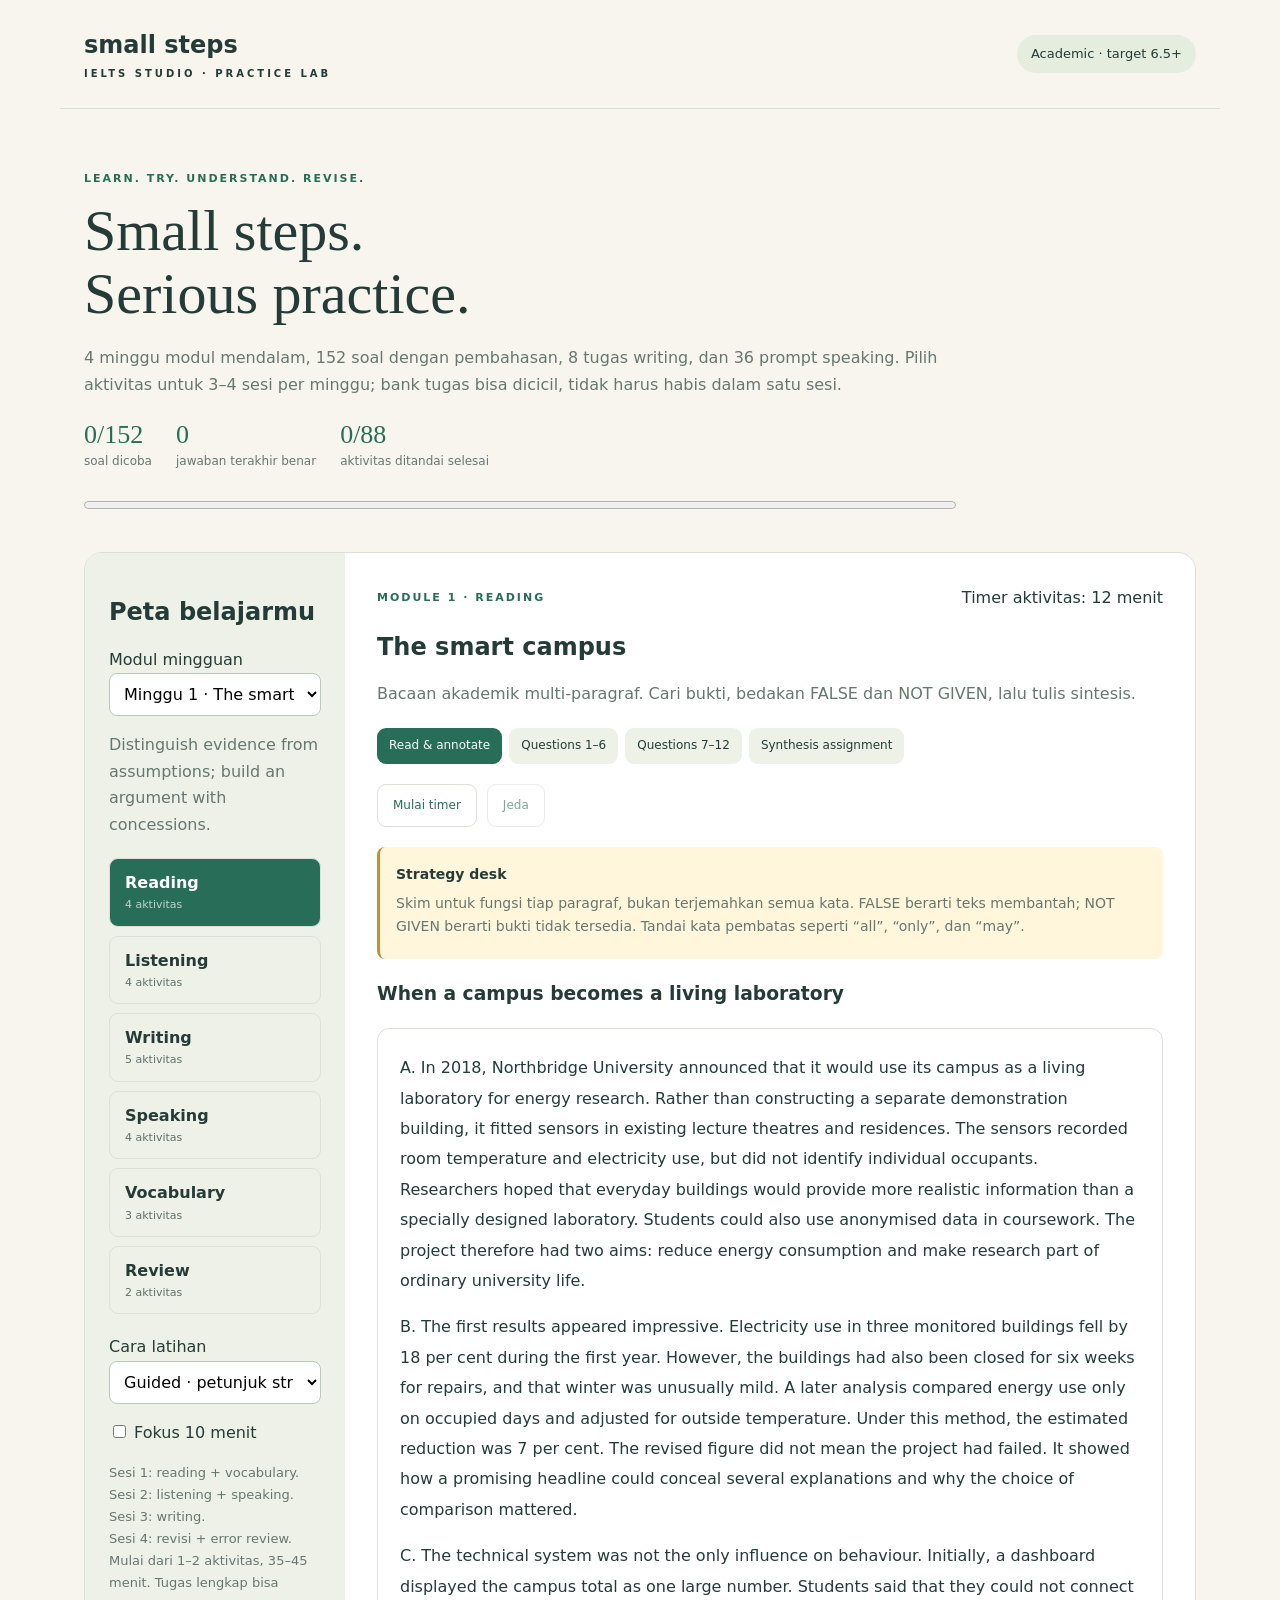
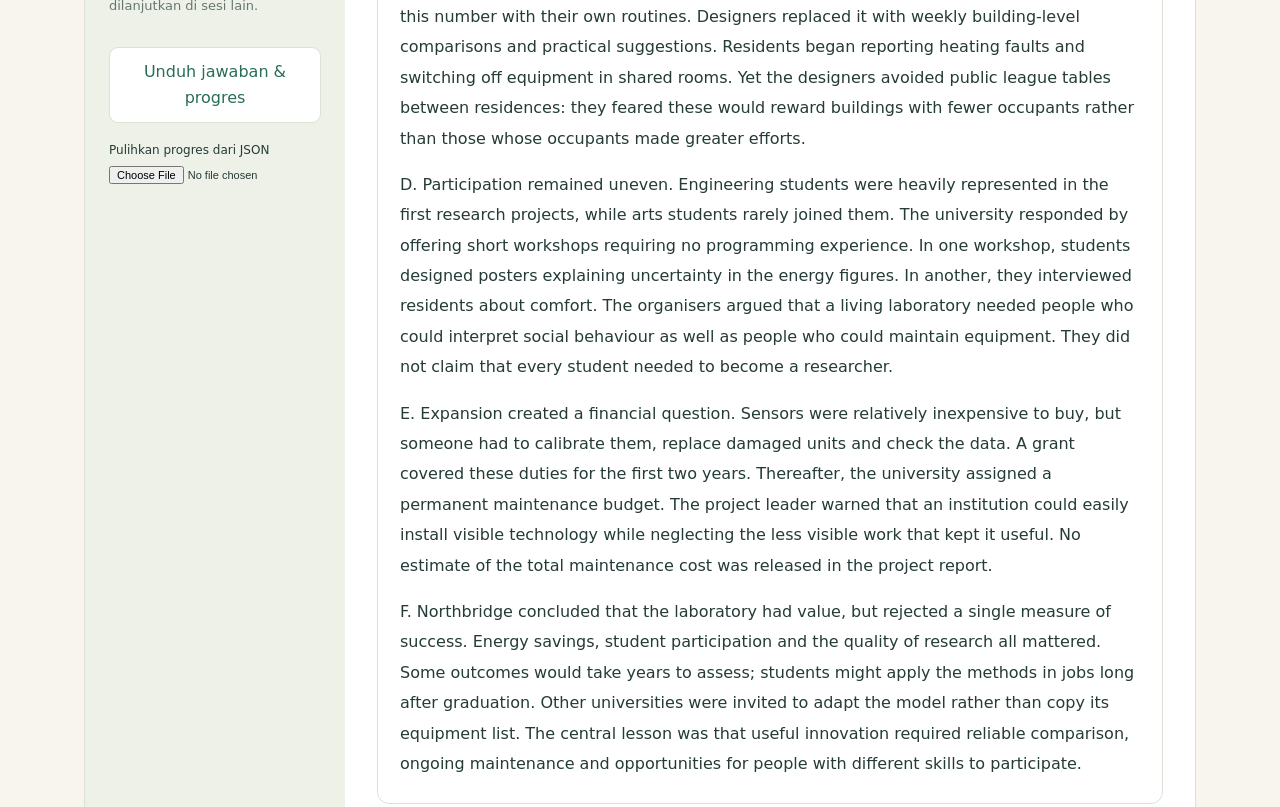
<file: index.html>
<!doctype html>
<html lang="id"><head><meta charset="utf-8"><meta name="viewport" content="width=device-width, initial-scale=1"><meta http-equiv="refresh" content="0; url=ielts-studio/"><title>Small Steps · IELTS Studio</title></head><body><p><a href="ielts-studio/">Buka Small Steps IELTS Studio</a></p></body></html>
</file>
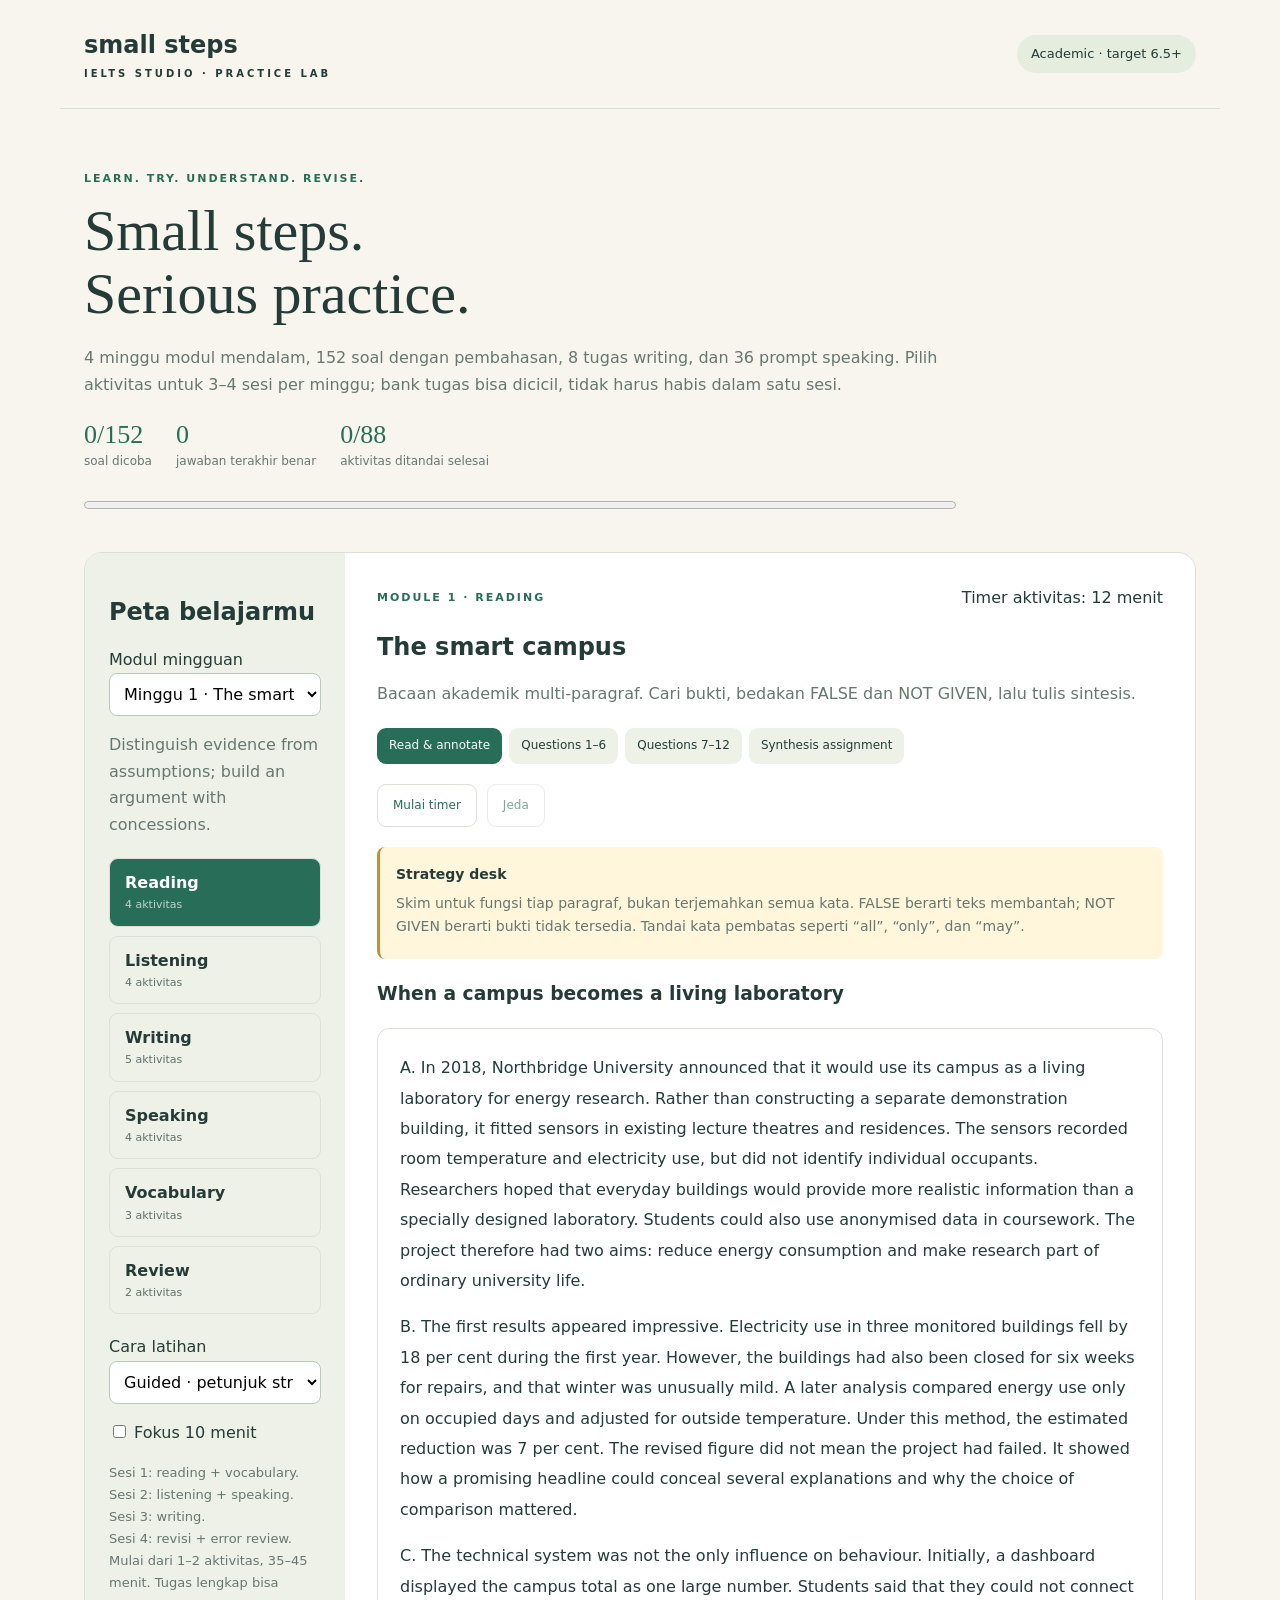
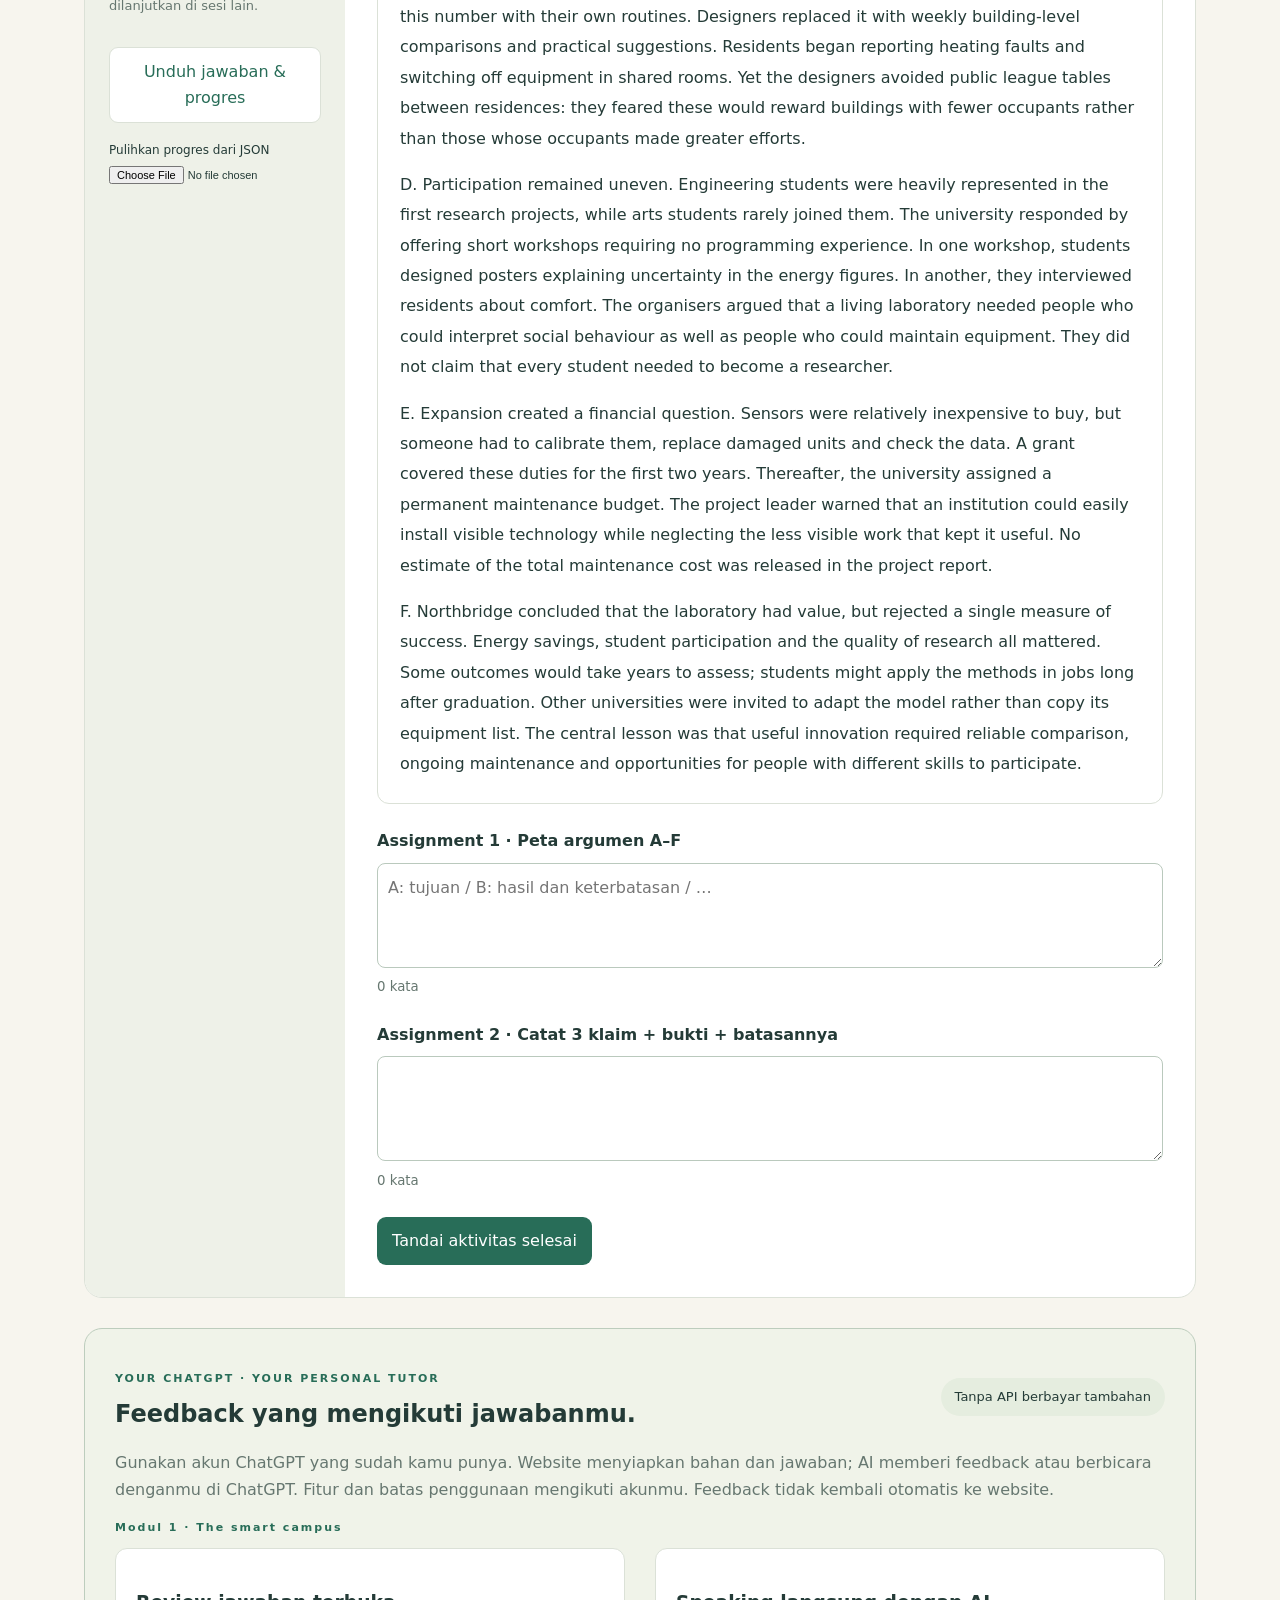
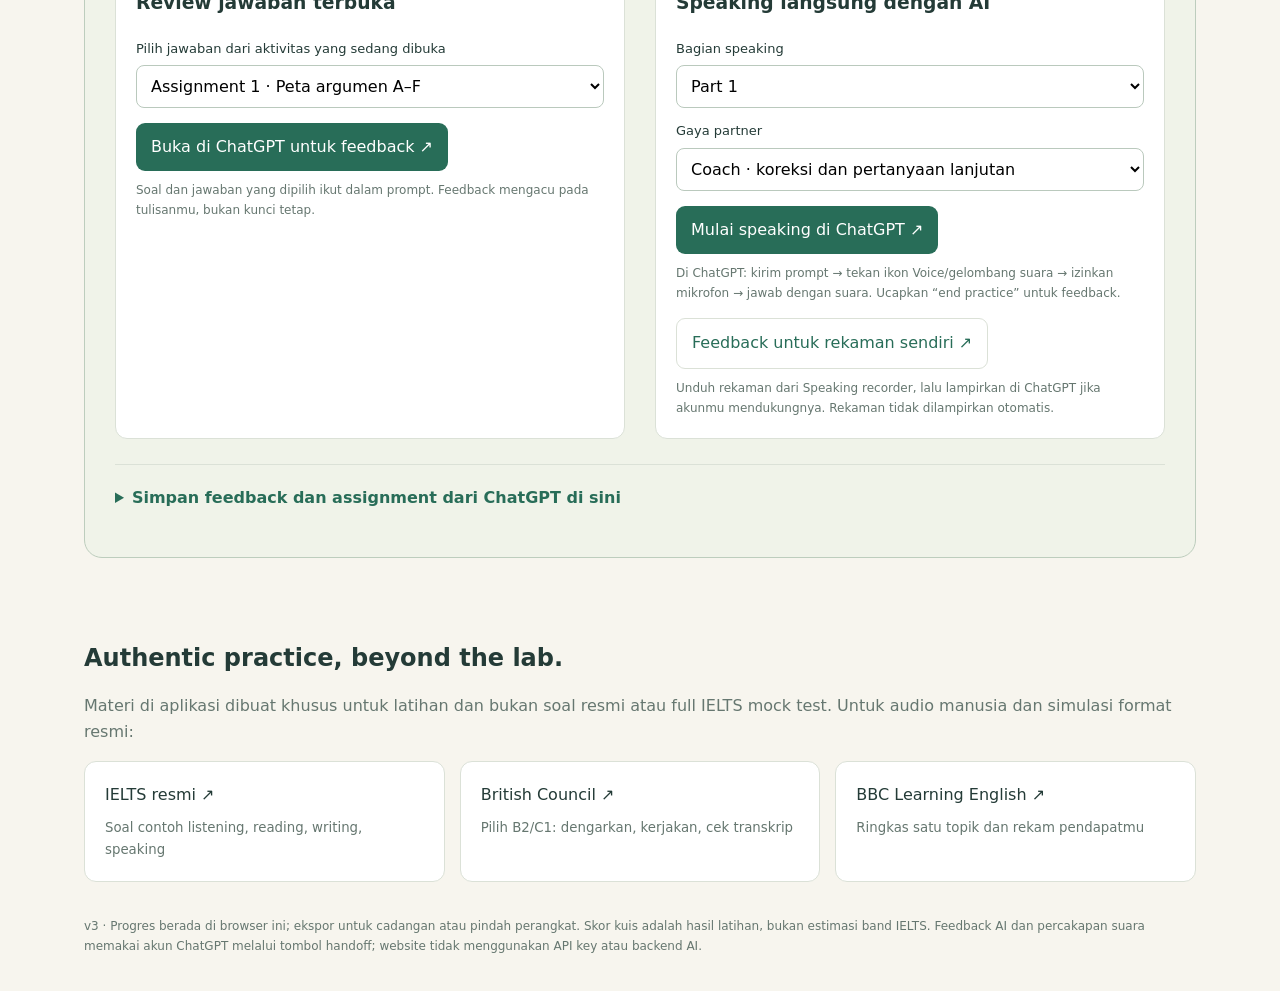
<file: ielts-studio/index.html>
<!doctype html>
<html lang="id"><head><meta charset="utf-8"><meta name="viewport" content="width=device-width,initial-scale=1"><meta name="theme-color" content="#286d58"><title>Small Steps · IELTS Studio</title><link rel="stylesheet" href="style.css?v=3"></head>
<body><header><a class="brand" href="#" id="home">small steps<span>IELTS STUDIO · PRACTICE LAB</span></a><span class="badge">Academic · target 6.5+</span></header>
<main><section class="hero"><p class="eyebrow">LEARN. TRY. UNDERSTAND. REVISE.</p><h1>Small steps.<br>Serious practice.</h1><p>4 minggu modul mendalam, 152 soal dengan pembahasan, 8 tugas writing, dan 36 prompt speaking. Pilih aktivitas untuk 3–4 sesi per minggu; bank tugas bisa dicicil, tidak harus habis dalam satu sesi.</p><div id="summary" aria-live="polite"></div></section>
<section class="workspace"><aside><h2>Peta belajarmu</h2><label for="week">Modul mingguan</label><select id="week"></select><p id="theme"></p><nav id="sessions" aria-label="Pilih keterampilan"></nav><label for="mode">Cara latihan</label><select id="mode"><option value="guided">Guided · petunjuk strategi</option><option value="exam">Challenge · tanpa petunjuk awal</option></select><label class="short"><input type="checkbox" id="short"> Fokus 10 menit</label><div class="note">Sesi 1: reading + vocabulary.<br>Sesi 2: listening + speaking.<br>Sesi 3: writing.<br>Sesi 4: revisi + error review.<br>Mulai dari 1–2 aktivitas, 35–45 menit. Tugas lengkap bisa dilanjutkan di sesi lain.</div><button id="export" class="secondary">Unduh jawaban & progres</button><label class="import-label" for="import">Pulihkan progres dari JSON</label><input id="import" type="file" accept=".json,application/json"><p id="storage-status" role="status"></p></aside>
<article><div class="lesson-head"><span id="skill" class="eyebrow"></span><span id="duration"></span></div><h2 id="title"></h2><p id="intro"></p><div id="activity-nav" class="activity-nav" aria-label="Aktivitas modul"></div><div class="study-tools"><button id="timer" class="secondary">Mulai timer</button><button id="pause-timer" class="secondary" disabled>Jeda</button><span id="clock" role="timer" aria-live="off"></span></div><div id="lesson"></div><div class="actions"><button id="complete">Tandai aktivitas selesai</button><span id="saved" role="status" aria-live="polite"></span></div></article></section>
<section class="record-panel" id="record-panel" hidden><h2>Speaking recorder</h2><p>Rekaman hanya di browser, tidak diunggah. Unduh sebelum menutup halaman. Tidak ada transkripsi atau penilaian pronunciation otomatis.</p><button id="record">Rekam suara</button><button id="end" class="secondary" disabled>Selesai merekam</button><p id="recordstatus" role="status"></p><audio id="recording" controls hidden></audio><a id="downloadrecord" hidden>Unduh rekaman</a></section>
<section class="coach-panel" id="chatgpt-coach" aria-labelledby="coach-title">
<div class="coach-heading"><div><p class="eyebrow">YOUR CHATGPT · YOUR PERSONAL TUTOR</p><h2 id="coach-title">Feedback yang mengikuti jawabanmu.</h2></div><span class="badge">Tanpa API berbayar tambahan</span></div>
<p>Gunakan akun ChatGPT yang sudah kamu punya. Website menyiapkan bahan dan jawaban; AI memberi feedback atau berbicara denganmu di ChatGPT. Fitur dan batas penggunaan mengikuti akunmu. Feedback tidak kembali otomatis ke website.</p><p id="coach-module" class="eyebrow"></p>
<div class="coach-grid"><div id="coach-activity" hidden><h3>Review jawaban terbuka</h3><label for="coach-source">Pilih jawaban dari aktivitas yang sedang dibuka</label><select id="coach-source"></select><button id="coach-review">Buka di ChatGPT untuk feedback ↗</button><small>Soal dan jawaban yang dipilih ikut dalam prompt. Feedback mengacu pada tulisanmu, bukan kunci tetap.</small></div>
<div><h3>Speaking langsung dengan AI</h3><label for="coach-part">Bagian speaking</label><select id="coach-part"><option>Part 1</option><option>Part 2</option><option>Part 3</option></select><label for="coach-style">Gaya partner</label><select id="coach-style"><option value="coach">Coach · koreksi dan pertanyaan lanjutan</option><option value="exam">Mock examiner · feedback di akhir</option></select><button id="coach-voice">Mulai speaking di ChatGPT ↗</button><small>Di ChatGPT: kirim prompt → tekan ikon Voice/gelombang suara → izinkan mikrofon → jawab dengan suara. Ucapkan “end practice” untuk feedback.</small><button id="coach-audio" class="secondary">Feedback untuk rekaman sendiri ↗</button><small>Unduh rekaman dari Speaking recorder, lalu lampirkan di ChatGPT jika akunmu mendukungnya. Rekaman tidak dilampirkan otomatis.</small></div></div>
<div id="coach-status" role="status" aria-live="polite"></div>
<details class="coach-return"><summary>Simpan feedback dan assignment dari ChatGPT di sini</summary><p>Salin feedback dari ChatGPT lalu tempel di bawah. Sesudahnya, kembali ke writing untuk membuat revisi.</p><label for="coach-feedback">Feedback dari ChatGPT · modul ini</label><textarea id="coach-feedback" placeholder="Tempel feedback yang benar-benar diberikan ChatGPT…"></textarea><label for="coach-next-task">Assignment lanjutan & prioritas</label><textarea id="coach-next-task" class="compact" placeholder="Contoh: tulis ulang overview; perbaiki articles; rekam ulang Part 3…"></textarea><small>Tersimpan bersama progres dan ikut dalam ekspor/restore JSON.</small></details>
</section>
<section class="resources"><h2>Authentic practice, beyond the lab.</h2><p>Materi di aplikasi dibuat khusus untuk latihan dan bukan soal resmi atau full IELTS mock test. Untuk audio manusia dan simulasi format resmi:</p><div class="resource-grid"><a href="https://ielts.org/take-a-test/preparation-resources/sample-test-questions" target="_blank" rel="noopener">IELTS resmi ↗<small>Soal contoh listening, reading, writing, speaking</small></a><a href="https://learnenglish.britishcouncil.org/skills/listening" target="_blank" rel="noopener">British Council ↗<small>Pilih B2/C1: dengarkan, kerjakan, cek transkrip</small></a><a href="https://www.bbc.co.uk/learningenglish" target="_blank" rel="noopener">BBC Learning English ↗<small>Ringkas satu topik dan rekam pendapatmu</small></a></div></section><footer>v3 · Progres berada di browser ini; ekspor untuk cadangan atau pindah perangkat. Skor kuis adalah hasil latihan, bukan estimasi band IELTS. Feedback AI dan percakapan suara memakai akun ChatGPT melalui tombol handoff; website tidak menggunakan API key atau backend AI.</footer></main><script src="content.js?v=2"></script><script src="app.js?v=3"></script><script src="chatgpt-coach.js?v=3"></script></body></html>
</file>
<file: ielts-studio/style.css>
:root{--ink:#243b37;--muted:#667770;--green:#286d58;--cream:#f7f5ee;--line:#dbe1d7}*{box-sizing:border-box}body{margin:0;background:var(--cream);color:var(--ink);font:16px/1.65 system-ui,sans-serif}header,main{max-width:1160px;margin:auto}header{padding:26px 24px;display:flex;justify-content:space-between;align-items:center;border-bottom:1px solid var(--line)}a{color:inherit}.brand{text-decoration:none;font-size:24px;font-weight:750}.brand span{display:block;font-size:10px;letter-spacing:3px}.badge{background:#e5eddf;padding:8px 14px;border-radius:25px;font-size:13px}.hero{padding:50px 24px 34px;max-width:750px}h1{font:58px/1.08 Georgia,serif;margin:12px 0 20px}h2{line-height:1.25}.eyebrow{font-size:11px;letter-spacing:2px;font-weight:750;color:var(--green)}p{color:var(--muted)}#summary{color:var(--green);font-weight:650}.workspace{display:grid;grid-template-columns:275px 1fr;margin:0 24px;border:1px solid var(--line);border-radius:18px;overflow:hidden;background:white}aside{background:#eef1e8;padding:24px}article{padding:32px;min-width:0}select,textarea,input[type=text]{width:100%;font:inherit;padding:10px;border:1px solid #bac9bd;border-radius:8px;background:white}nav{display:grid;gap:9px;margin:20px 0}button{font:inherit;cursor:pointer;border:0;border-radius:9px;padding:11px 15px;background:var(--green);color:white}nav button{text-align:left;background:transparent;color:var(--ink);border:1px solid var(--line)}nav button.active{background:var(--green);color:white}button:disabled{opacity:.6;cursor:default}.secondary{background:white;color:var(--green);border:1px solid var(--line);margin-top:15px}.note{font-size:13px;color:var(--muted);margin-bottom:15px}.lesson-head,.actions{display:flex;gap:15px;align-items:center;justify-content:space-between}.actions{margin-top:25px;flex-wrap:wrap}.panel,fieldset{background:#f7f8f3;border:1px solid var(--line);border-radius:12px;padding:20px;margin:18px 0}fieldset label{display:block;margin:8px 0;cursor:pointer}textarea{min-height:210px;resize:vertical}small{display:block;color:var(--muted)}.feedback{padding:14px;background:#eaf1e8;border-radius:8px;margin-top:12px;white-space:pre-line}.resources{padding:35px 24px}.resource-grid{display:grid;grid-template-columns:repeat(3,1fr);gap:15px}.resource-grid a{padding:20px;border:1px solid var(--line);border-radius:12px;text-decoration:none;background:white}footer{padding:0 24px 35px;font-size:12px;color:var(--muted)}audio{max-width:100%}details{margin:15px 0}progress{width:100%;accent-color:var(--green)}:focus-visible{outline:3px solid #bd7b35;outline-offset:3px}@media(max-width:750px){h1{font-size:42px}.workspace{grid-template-columns:1fr}article{padding:22px}.resource-grid{grid-template-columns:1fr}.badge{font-size:11px}header{gap:10px}}
.stats{display:flex;gap:24px;flex-wrap:wrap;margin:20px 0}.stats span{font-size:12px;font-weight:400;color:var(--muted)}.stats strong{display:block;font:26px/1.3 Georgia,serif;color:var(--green)}.activity-nav{display:flex;gap:7px;flex-wrap:wrap;margin:20px 0}.activity-nav button{background:#eef1e8;color:var(--ink);font-size:12px;padding:8px 12px}.activity-nav button.active{background:var(--green);color:white}.study-tools{display:flex;align-items:center;gap:10px;flex-wrap:wrap;margin:10px 0}.study-tools button{font-size:12px;margin:0}.strategy{background:#fff6dc;border-left:3px solid #be9140;padding:16px;border-radius:8px;margin:20px 0;font-size:14px}.strategy p{margin:5px 0}.field{margin:24px 0}.field label{display:block;font-weight:600;margin-bottom:8px}textarea.compact{min-height:105px}.question-tag{display:block;font-size:10px;text-transform:uppercase;letter-spacing:1px;color:var(--green);margin-bottom:6px}legend{font-weight:600;max-width:100%;overflow-wrap:anywhere}.option{display:flex;align-items:flex-start;gap:10px;padding:9px 12px;border:1px solid var(--line);border-radius:8px;background:white}.option input{margin-top:6px;flex-shrink:0}.option span{display:inline}.question-feedback{font-size:13px;margin-top:12px}.incorrect{background:#fff1e5;border-left:3px solid #af6c32}.correct{border-left:3px solid var(--green)}.quiz-heading{display:flex;align-items:center;justify-content:space-between;gap:15px}.quiz-actions{display:flex;gap:10px;flex-wrap:wrap}.quiz-actions .secondary{margin:0}.reading-passage{padding:8px 22px;border:1px solid var(--line);border-radius:12px}.reading-passage p{color:var(--ink);line-height:1.9}nav button small{color:inherit;font-size:11px;opacity:.7}nav button span{font-weight:650}.short{display:block;margin:16px 0}.import-label{display:block;font-size:12px;margin-top:18px}input[type=file]{max-width:100%;font-size:11px}.record-panel{margin:30px 24px;padding:25px;border:1px solid var(--line);border-radius:12px;background:white}.record-panel audio{display:block;margin-top:15px}.record-panel [hidden]{display:none}.table-scroll{overflow:auto}table{border-collapse:collapse;width:100%;font-size:14px;margin-top:20px}th,td{text-align:left;border-bottom:1px solid var(--line);padding:12px}thead{background:#e8eddf}.prompt-card,.flashcard{padding:28px;border-radius:15px;background:#eef1e8;margin:20px 0}.flashcard h3{font:38px Georgia,serif}.flashcard p{color:var(--ink)}.flashcard button{margin:5px}#clock{font-size:13px;font-variant-numeric:tabular-nums;color:var(--green)}#storage-status{font-size:12px;color:#8a4d23}.answer-label{font-size:12px}.self-check label{font-size:14px}.resource-grid small{margin-top:8px}.hero{max-width:920px}.note{line-height:1.7}.lesson-head{flex-wrap:wrap}summary{cursor:pointer;color:var(--green);font-weight:600}button:hover{filter:brightness(.94)}.field textarea{line-height:1.7}.workspace{grid-template-columns:260px minmax(0,1fr)}@media(max-width:750px){.workspace{grid-template-columns:1fr}.hero{padding-top:30px}.stats{gap:18px}.activity-nav{gap:6px}.activity-nav button{flex:1 1 40%}.reading-passage{padding:4px 14px}.quiz-actions button{width:100%}.record-panel{padding:20px}fieldset{min-width:0;padding:15px}header{align-items:flex-start}.badge{max-width:140px}.study-tools{gap:7px}}
.coach-panel{margin:30px 24px;padding:30px;background:#f0f3e9;border:1px solid #bdcdbd;border-radius:18px}.coach-heading{display:flex;justify-content:space-between;align-items:center;gap:20px;flex-wrap:wrap}.coach-heading h2{margin:5px 0}.coach-grid{display:grid;grid-template-columns:1fr 1fr;gap:30px}.coach-grid>div{min-width:0;padding:20px;background:white;border:1px solid var(--line);border-radius:12px}.coach-grid [hidden]{display:none}.coach-grid label{display:block;font-size:13px;margin:12px 0 6px}.coach-grid button{margin:15px 0 10px}.coach-grid small{font-size:12px}.coach-return{margin-top:25px;padding-top:20px;border-top:1px solid var(--line)}.coach-return label{display:block;font-weight:600;margin:16px 0 8px}.coach-return .compact{min-height:110px}#coach-status textarea{min-height:200px;font-size:13px}#coach-status .feedback p{color:var(--ink)}@media(max-width:750px){.coach-panel{padding:20px}.coach-grid{grid-template-columns:1fr;gap:15px}.coach-grid button{width:100%;font-size:14px}.coach-heading .badge{max-width:none}}
</file>
